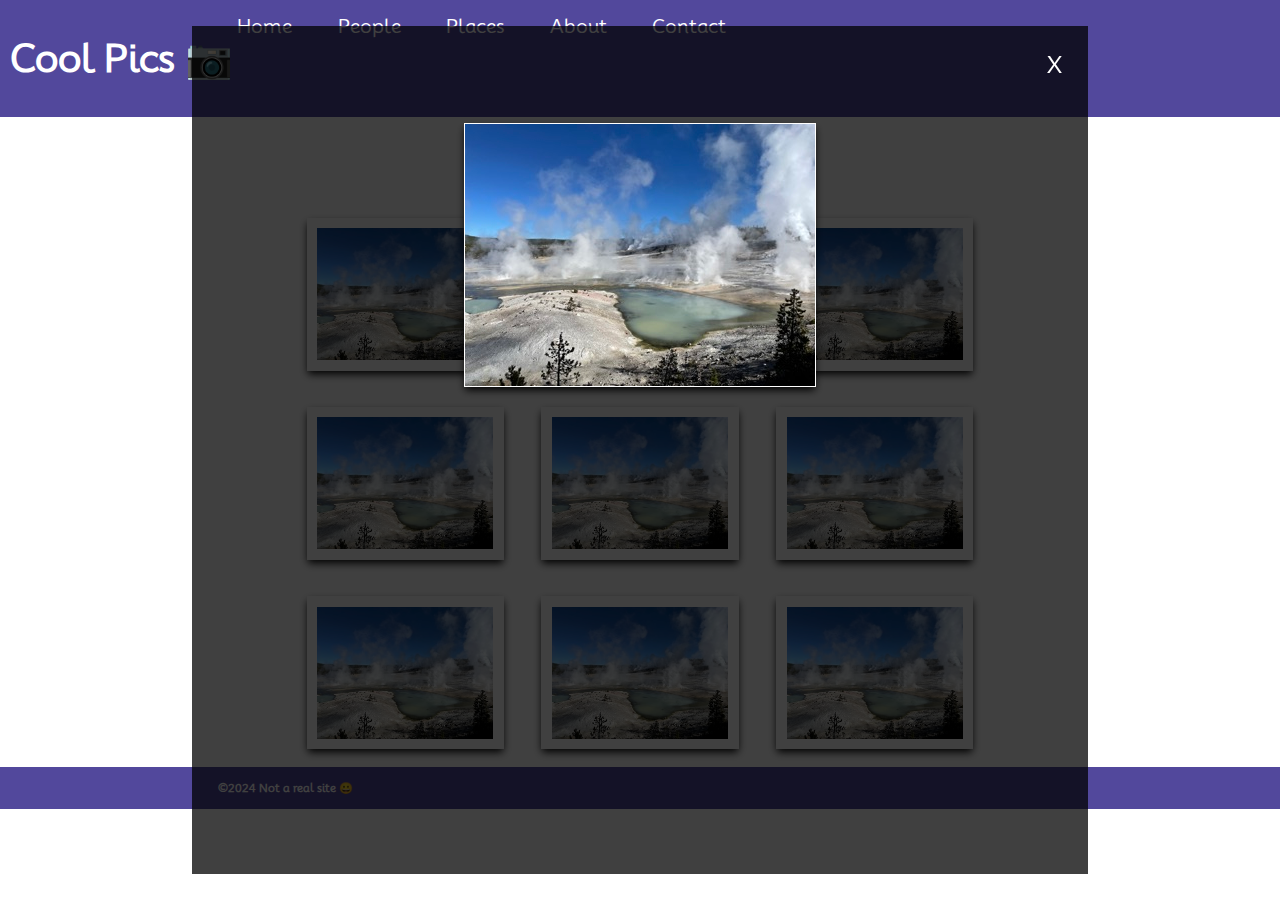
<file: coolpics/index.html>
<!DOCTYPE html>
<html lang="en">
  <head>
    <meta charset="UTF-8" />
    <meta name="viewport" content="width=device-width, initial-scale=1.0" />
    <meta name="description" content="Coolpics image gallery" />
    <meta name="author" content="Andrew Lewis" />
    <title>Cool Pics</title>
    <link rel="stylesheet" href="styles/coolpics.css" />
  </head>
  <body>
    <div class="viewer">
      <button class="close-viewer">X</button>
      <img src="images/norris-sm.jpeg" class="viewer-img" alt="alt description" />
    </div>
    <header>
      <nav>
        <h1>Cool Pics 📷</h1>
        <button type="menu" class="menu-button">Menu</button>
        <div class="menu">
          <a href="index.html">Home</a>
          <a href="#">People</a>
          <a href="#">Places</a>
          <a href="#">About</a>
          <a href="#">Contact</a>
        </div>
      </nav>
    </header>
    <main>
      <section class="gallery">
        <h2>Current Work</h2>
        <figure class="img1">
          <img src="images/norris-sm.jpeg" alt="picture" />
        </figure>
        <figure class="img2">
          <img src="images/norris-sm.jpeg" alt="picture" />
        </figure>
        <figure class="img3">
          <img src="images/norris-sm.jpeg" alt="picture" />
        </figure>
        <figure class="img4">
          <img src="images/norris-sm.jpeg" alt="picture" />
        </figure>
        <figure class="img5">
          <img src="images/norris-sm.jpeg" alt="picture" />
        </figure>
        <figure class="img6">
          <img src="images/norris-sm.jpeg" alt="picture" />
        </figure>
        <figure class="img7">
          <img src="images/norris-sm.jpeg" alt="picture" />
        </figure>
        <figure class="img8">
          <img src="images/norris-sm.jpeg" alt="picture" />
        </figure>
        <figure class="img9">
          <img src="images/norris-sm.jpeg" alt="picture" />
        </figure>
      </section>
    </main>
    <footer>
      <h3>©2024 Not a real site 😀</h3>
    </footer>
    <script src="scripts/coolpics.js"></script>
  </body>
</html>
</file>
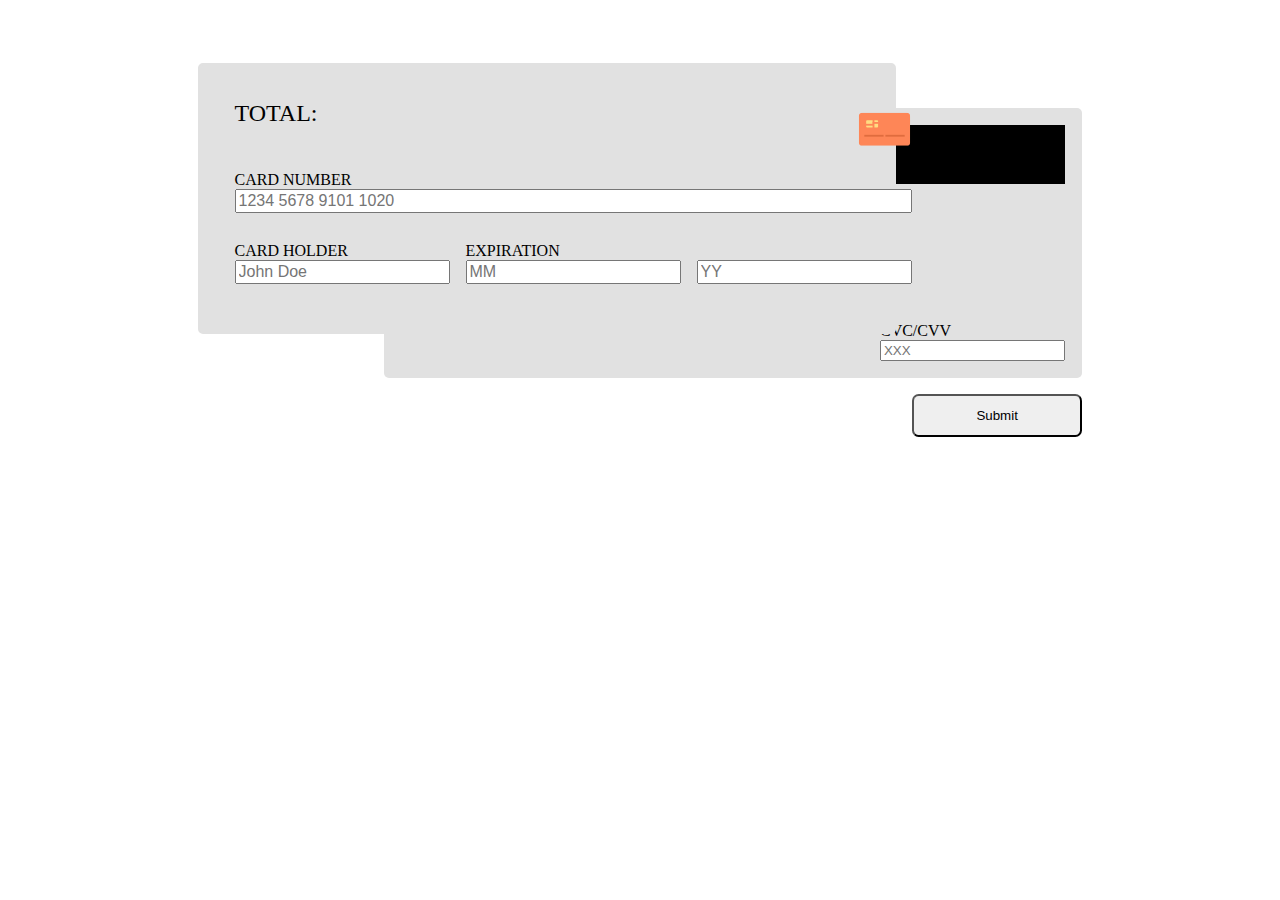
<file: creditcard/index.html>
<!DOCTYPE html>
<html lang="en">
<head>
    <meta charset="UTF-8">
    <meta name="viewport" content="width=device-width, initial-scale=1.0">
    <title>Document</title>
    <link rel="stylesheet" href="styles/styles.css">
    <link rel="icon" type="image/png" sizes="32x32" href="images/favicon.png.png">
</head>
<body>
    <main>
        <div class="cardFront">
            <label for="Total" id="total">TOTAL: </label>
            <div class="divNumber">
                <label for="Cardnumber" id="number">CARD NUMBER</label>
                <input type="text" name="cardNumber" id="cardNumber" placeholder="1234 5678 9101 1020" required>
            </div>
            <div class="divHolder">
                <label for="cardHolder" id="holder">CARD HOLDER</label>
                <input type="text" name="cardHolder" id="cardHolder" placeholder="John Doe" required>
            </div>
            <div class="divExp">
                <label for="Expiration" id="expiration">EXPIRATION</label>
                <div class="divMMYY">
                    <input type="text" name="Expiration" id="ExpMM" placeholder="MM" required>
                    <input type="text" name="Expiration" id="ExpYY" placeholder="YY" required>
                </div>
            </div>
            <img class="card-image" src="[data-uri]" height="55px"/>    
        </div>
        <div class="cardBack">
            <div class="blackBar"></div>
            <div class="cvc">
                <label for="cvc" id="cscName">CVC/CVV</label>
                <input type="text" name="cvc" id="csc" placeholder="XXX">
            </div>
        </div>
        <button type="submit">Submit</button>
    </main>
</body>
</html>
</file>
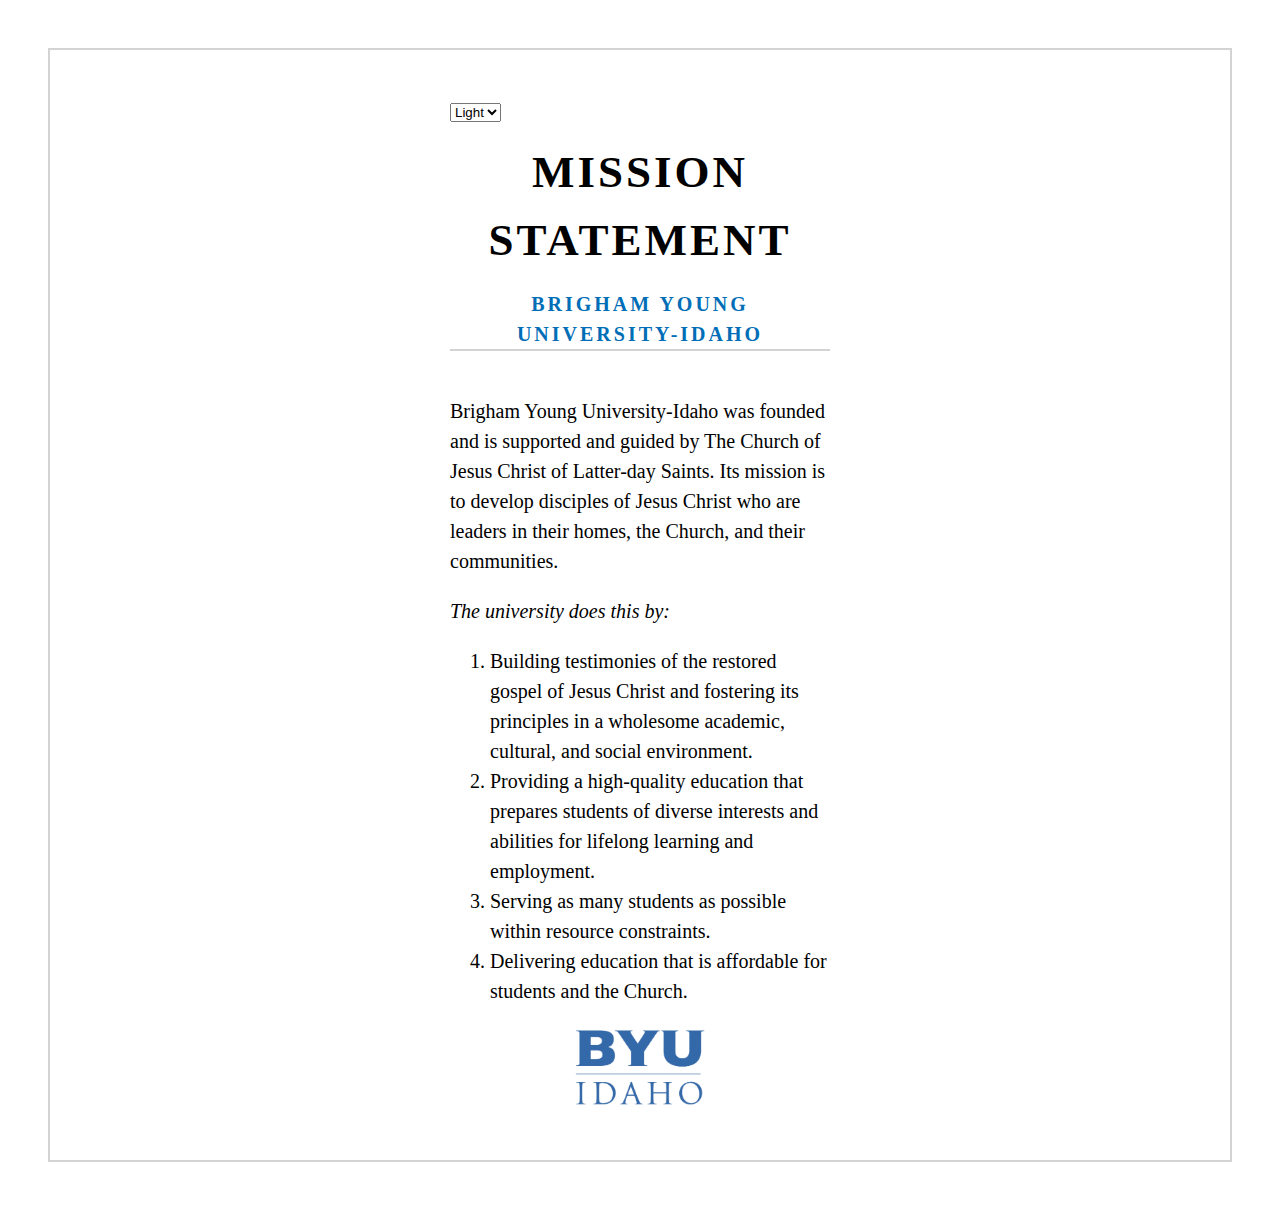
<file: mission/index.html>
<!DOCTYPE html>
<html lang="en">
<head>
    <meta charset="UTF-8">
    <meta name="viewport" content="width=device-width, initial-scale=1.0">
    <title>Document</title>
    <meta name="description" content="This site is a replicated BYUI mission statement for the class assignment">
    <meta name="author" content="Andrew Lewis">
    <link rel="stylesheet" href="styles/styles.css">
    <select name="theme" id="dark">
        <option value="light">Light</option>
        <option value="dark">Dark</option>
    </select>
</head>
<body>
    <div class="content">
        <header class="title">
            <h1>Mission Statement</h1>
            <h2>Brigham Young University-Idaho</h2>
        </header>
        <main>
            <p>
                Brigham Young University-Idaho was founded and is supported and guided by The Church of Jesus Christ of Latter-day Saints. Its mission is to develop disciples of Jesus Christ who are leaders in their homes, the Church, and their communities.
            </p>
            <p><em>The university does this by:</em></p>
            <ol class="does-list">
                <li>
                    Building testimonies of the restored gospel of Jesus Christ and fostering its principles in a wholesome academic, cultural, and social environment.
                </li>
                <li>
                    Providing a high-quality education that prepares students of diverse interests and abilities for lifelong learning and employment.
                </li>
                <li>
                    Serving as many students as possible within resource constraints.
                </li>
                <li>
                    Delivering education that is affordable for students and the Church.
                </li>
            </ol>
        </main>
        <footer>
            <img src="images/logo.png" alt="BYUI logo" id="logo" />
        </footer>
    </div>
    <script src="scripts/mission.js"></script>
</body>
</html>
</file>
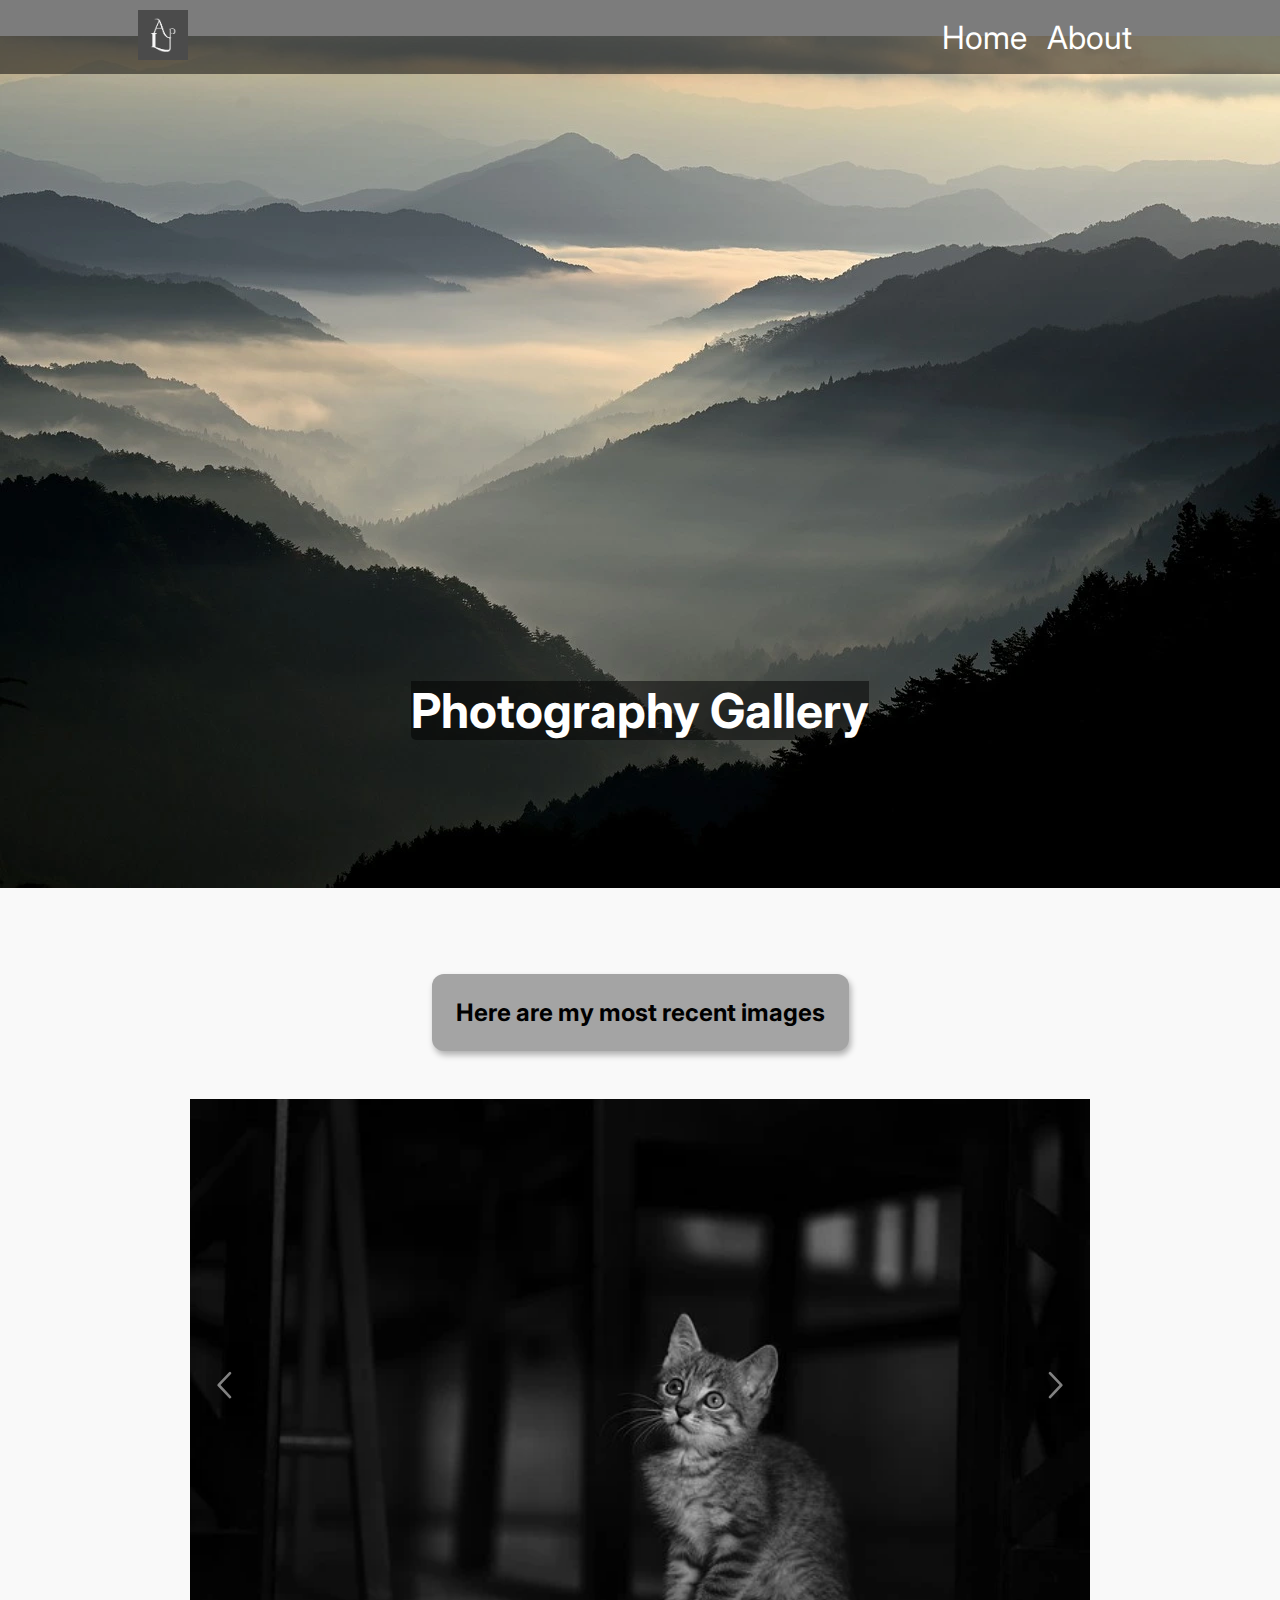
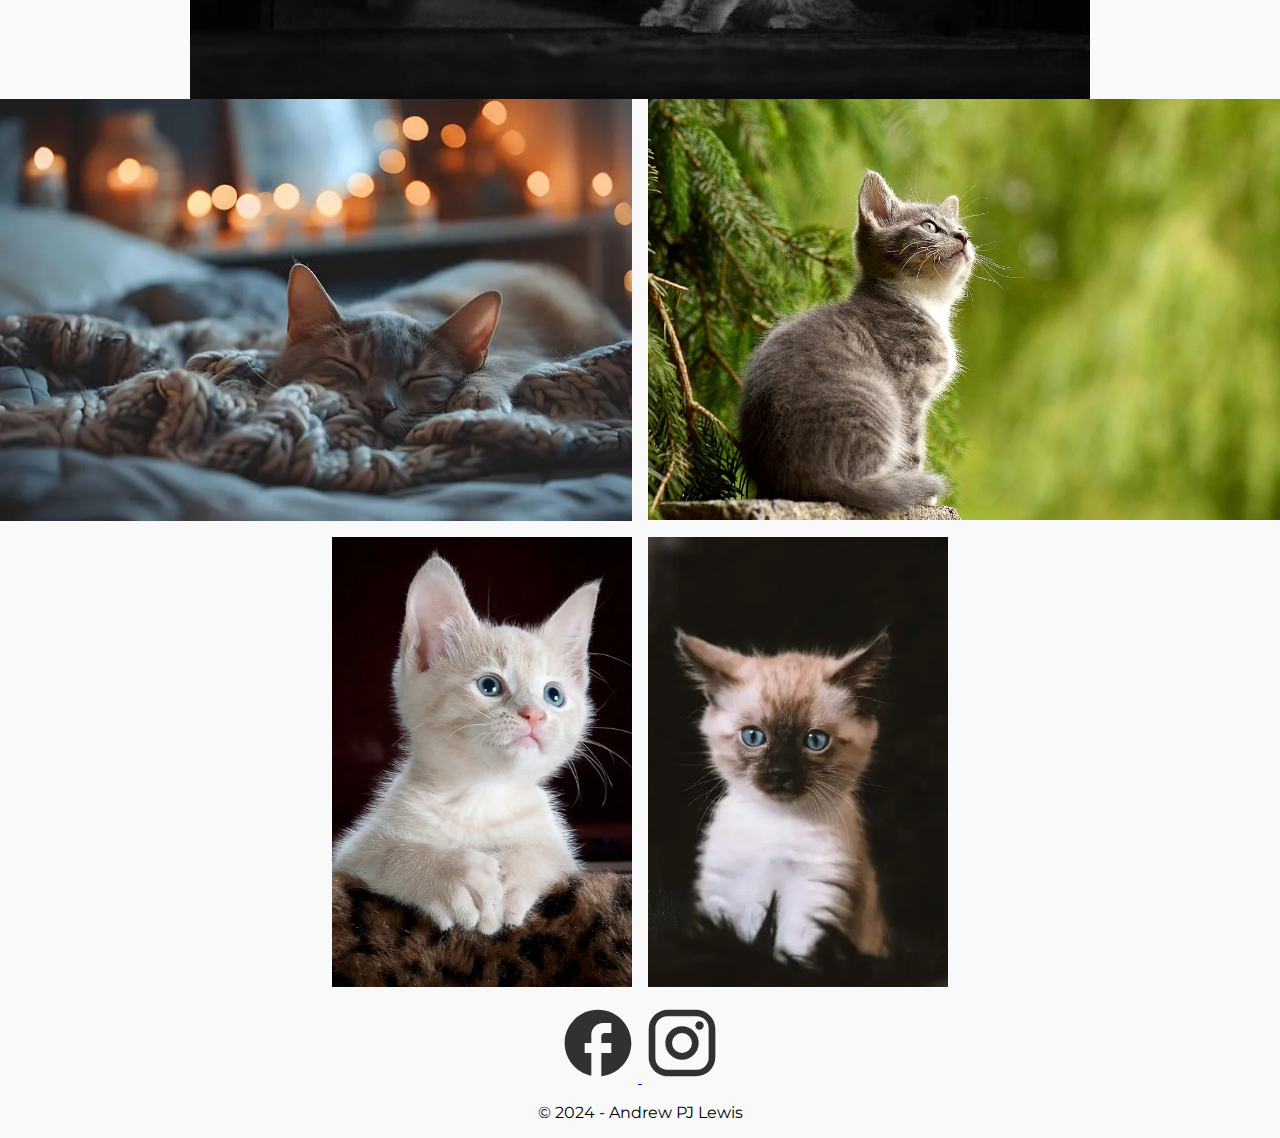
<file: personal-site/index.html>
<!DOCTYPE html>
<html lang="en">
<head>
    <meta charset="UTF-8">
    <meta name="viewport" content="width=device-width, initial-scale=1.0">
    <title>Andrew Gallery</title>
    <link rel="icon" sizes="32x32" href="images/logo.webp">
    <link rel="stylesheet" href="styles/styles.css">
    <meta name="description" content="Explore the Andrew P J Lewis Gallery, showcasing a blend of music, technology, and photography. Discover captivating stories through stunning images from Wisconsin and beyond.">
</head>
</head>
<body>
    <header>
        <nav>
            <div class="logo">
                <a href="index.html">
                    <img src="images/logo.webp" alt="Andrew P J Lewis Gallery logo"/>
                </a>
            </div>
            <div class="menu-toggle" id="mobile-menu" aria-label="Toggle menu" tabindex="0">
                <span class="bar"></span>
                <span class="bar"></span>
                <span class="bar"></span>
            </div>
            <ul class="nav-list">
                <li><a href="index.html">Home</a></li>
                <li><a href="about.html">About</a></li>
            </ul>
        </nav>
        <div class="hero">
            <h1 id="hero-h1">Photography Gallery</h1>
            <img src="images/mountain-mobile.webp" alt="hero image" id="hero-mobile">
            <img src="images/mountain-desktop.webp" alt="desktop hero image" id="hero-img">
            <div class="arrow-down">
                <button aria-label="Scroll down">
                    <svg xmlns="http://www.w3.org/2000/svg" width="2em" height="2.45em" viewBox="0 0 512 512">
                        <path d="M256 294.1L383 167c9.4-9.4 24.6-9.4 33.9 0s9.3 24.6 0 34L273 345c-9.1 9.1-23.7 9.3-33.1.7L95 201.1c-4.7-4.7-7-10.9-7-17s2.3-12.3 7-17c9.4-9.4 24.6-9.4 33.9 0l127.1 127z" fill="#313131"/>
                    </svg>
                </button>
            </div>
        </div>
    </header>
    <main class="home-main">
        <h2>Here are my most recent images</h2>
        <section aria-label="Newest Photos">
            <div class="carousel" data-carousel>
                <button class="carousel-button prev" data-carousel-button="prev" aria-label="Previous slide">
                    <svg xmlns="http://www.w3.org/2000/svg" width=".5em" height=".5em" viewBox="0 0 24 24">
                        <path fill="currentColor" d="M12.727 3.687a1 1 0 1 0-1.454-1.374l-8.5 9a1 1 0 0 0 0 1.374l8.5 9.001a1 1 0 1 0 1.454-1.373L4.875 12z"/>
                    </svg>
                </button>
                <button class="carousel-button next" data-carousel-button="next" aria-label="Next slide">
                    <svg xmlns="http://www.w3.org/2000/svg" width=".5em" height=".5em" viewBox="0 0 24 24">
                        <path fill="currentColor" d="M11.273 3.687a1 1 0 1 1 1.454-1.374l8.5 9a1 1 0 0 1 0 1.374l-8.5 9.001a1 1 0 1 1-1.454-1.373L19.125 12z"/>
                    </svg>
                </button>            
                <ul data-slides>
                    <li class="slide" data-active="">
                        <img src="images/cat-monochrome.webp" alt="monochrome colored cat">
                    </li>
                    <li class="slide">
                        <img src="images/cat-blueeyes.webp" alt="cat with blue eyes">
                    </li>
                    <li class="slide">
                        <img src="images/cat-flowers.webp" alt="cat in cat-flowers">
                    </li>
                </ul>
            </div>
        </section>
        <div class="gallery">
            <img src="images/cat-relaxing.webp" alt="cat relaxing">
            <img src="images/cat-nature.webp" alt="cat in nature">
            <img src="images/cat-white.webp" alt="white cat">
            <img src="images/cat-siamese.webp" alt="siamese cat">
        </div>
    </main>
    <footer>
        <a href="https://www.facebook.com" target="_blank" aria-label="Visit our Facebook page">
            <svg xmlns="http://www.w3.org/2000/svg" width="5em" height="5em" viewBox="0 0 24 24">
                <path fill="currentColor" d="M22 12c0-5.52-4.48-10-10-10S2 6.48 2 12c0 4.84 3.44 8.87 8 9.8V15H8v-3h2V9.5C10 7.57 11.57 6 13.5 6H16v3h-2c-.55 0-1 .45-1 1v2h3v3h-3v6.95c5.05-.5 9-4.76 9-9.95"/>
            </svg>
        </a>
        <a href="https://www.instagram.com" target="_blank" aria-label="Visit our Instagram page">
            <svg xmlns="http://www.w3.org/2000/svg" width="5em" height="5em" viewBox="0 0 24 24">
                <path fill="currentColor" d="M7.8 2h8.4C19.4 2 22 4.6 22 7.8v8.4a5.8 5.8 0 0 1-5.8 5.8H7.8C4.6 22 2 19.4 2 16.2V7.8A5.8 5.8 0 0 1 7.8 2m-.2 2A3.6 3.6 0 0 0 4 7.6v8.8C4 18.39 5.61 20 7.6 20h8.8a3.6 3.6 0 0 0 3.6-3.6V7.6C20 5.61 18.39 4 16.4 4zm9.65 1.5a1.25 1.25 0 0 1 1.25 1.25A1.25 1.25 0 0 1 17.25 8A1.25 1.25 0 0 1 16 6.75a1.25 1.25 0 0 1 1.25-1.25M12 7a5 5 0 0 1 5 5a5 5 0 0 1-5 5a5 5 0 0 1-5-5a5 5 0 0 1 5-5m0 2a3 3 0 0 0-3 3a3 3 0 0 0 3 3a3 3 0 0 0 3-3a3 3 0 0 0-3-3"/>
            </svg>
        </a>
        <p>&copy; 2024 - Andrew PJ Lewis</p>
    </footer>
    <script src="scripts/main.js"></script>
</body>
</html>
</file>
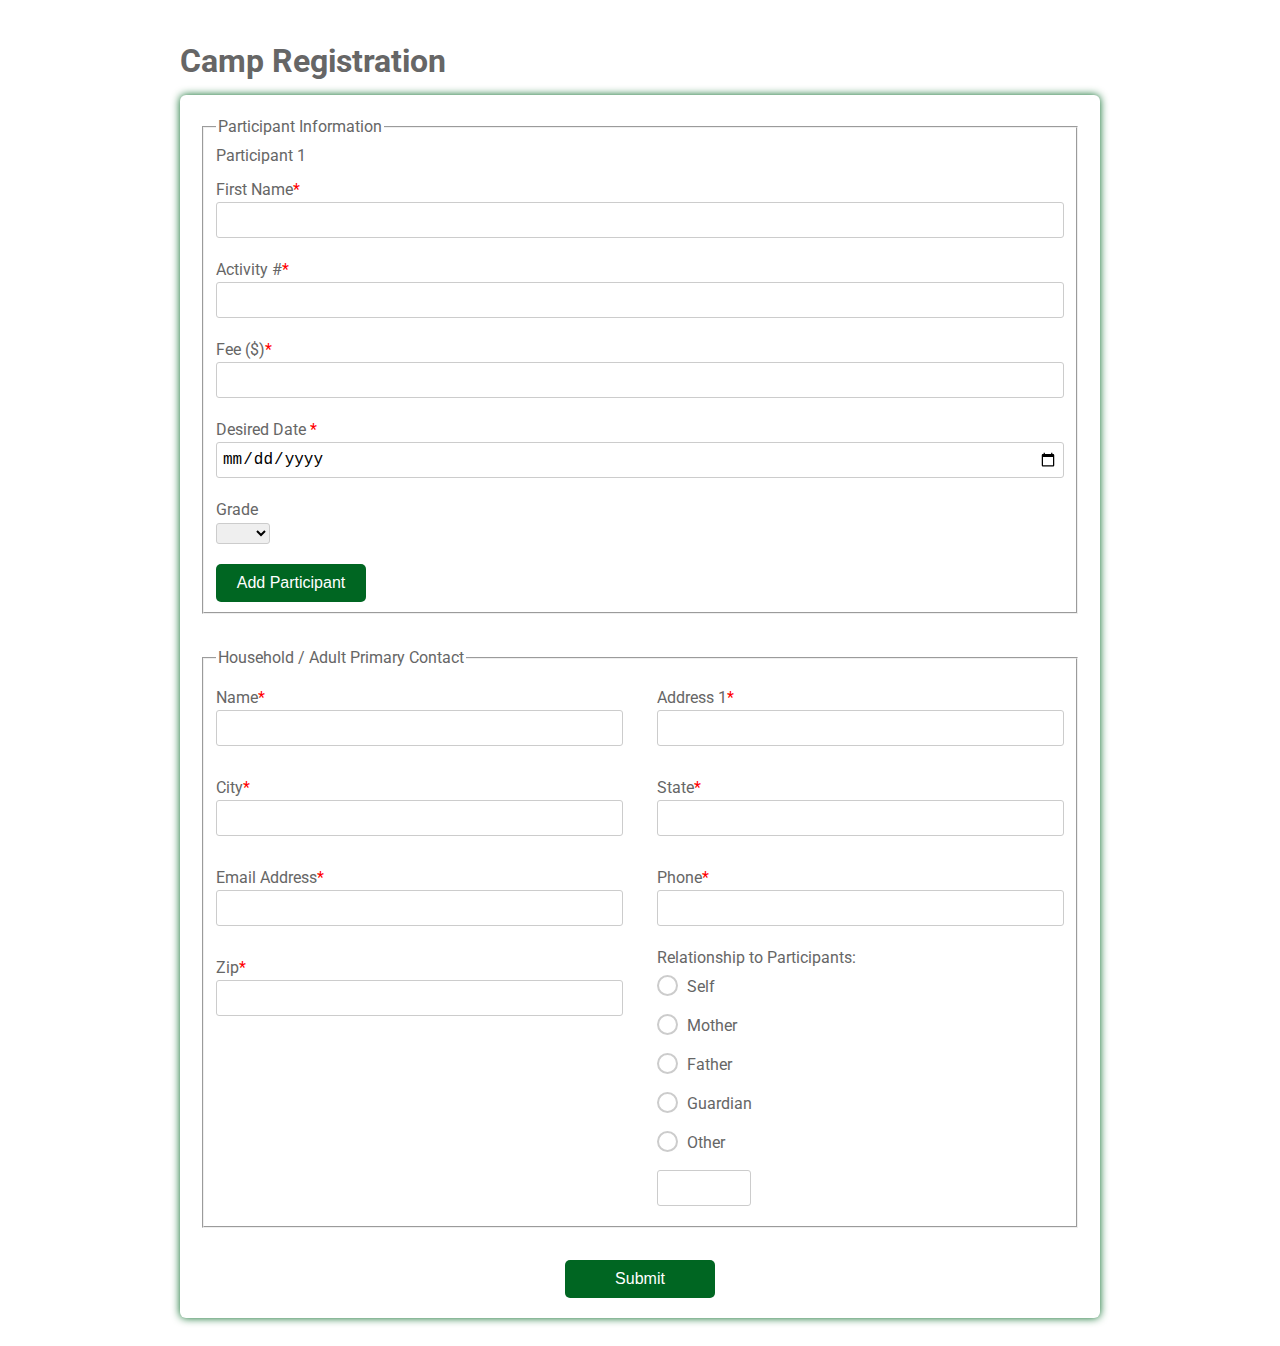
<file: register/index.html>
<!DOCTYPE html>
<html>
  <!-- Example based off of https://www.w3docs.com/learn-html/html-form-templates.html -->
  <head>
    <title>Camp Registration</title>
    <link
      href="https://fonts.googleapis.com/css?family=Roboto:300,400,500,700"
      rel="stylesheet"
    />
    <link rel="stylesheet" href="styles/register.css" />
  </head>
  <body>
    <div class="testbox">
      <h1>Camp Registration</h1>
      <form>
        <fieldset class="participants">
          <legend>Participant Information</legend>
          <section class="participant1">
            <p>Participant 1</p>
            <div class="item">
              <label for="fname"> First Name<span>*</span></label>
              <input id="fname" type="text" name="fname" value="" required />
            </div>
            <div class="item activities">
              <label for="activity">Activity #<span>*</span></label>
              <input id="activity" type="text" name="activity" />
            </div>
            <div class="item">
              <label for="fee">Fee ($)<span>*</span></label>
              <input id="fee" type="number" name="fee" />
            </div>
            <div class="item">
              <label for="date">Desired Date <span>*</span></label>
              <input id="date" type="date" name="date" />
            </div>
            <div class="item">
              <p>Grade</p>
              <select>
                <option selected value="" disabled selected></option>
                <option value="1">1st</option>
                <option value="2">2nd</option>
                <option value="3">3rd</option>
                <option value="4">4th</option>
                <option value="5">5th</option>
                <option value="6">6th</option>
                <option value="7">7th</option>
                <option value="8">8th</option>
                <option value="9">9th</option>
                <option value="10">10th</option>
                <option value="11">11th</option>
                <option value="12">12th</option>
              </select>
            </div>
          </section>
          <button type="button" id="add">Add Participant</button>
        </fieldset>

        <fieldset>
          <legend>Household / Adult Primary Contact</legend>
          <div class="columns">
            <div class="item">
              <label for="adult_name">Name<span>*</span></label>
              <input id="adult_name" type="text" name="adult_name" />
            </div>

            <div class="item">
              <label for="address1">Address 1<span>*</span></label>
              <input id="address1" type="text" name="address1" />
            </div>

            <div class="item">
              <label for="city">City<span>*</span></label>
              <input id="city" type="text" name="city" />
            </div>
            <div class="item">
              <label for="state">State<span>*</span></label>
              <input id="state" type="text" name="state" />
            </div>
            <div class="item">
              <label for="eaddress">Email Address<span>*</span></label>
              <input id="eaddress" type="text" name="eaddress" />
            </div>
            <div class="item">
              <label for="phone">Phone<span>*</span></label>
              <input id="phone" type="tel" name="phone" />
            </div>
            <div class="item">
              <label for="zip">Zip<span>*</span></label>
              <input id="zip" type="text" name="zip" />
            </div>

            <div class="question">
              <label>Relationship to Participants:</label>
              <div class="question-answer">
                <div>
                  <input
                    type="radio"
                    value="self"
                    id="radio_3"
                    name="relationship"
                  />
                  <label for="radio_3" class="radio"><span>Self</span></label>
                </div>
                <div>
                  <input
                    type="radio"
                    value="mother"
                    id="radio_4"
                    name="relationship"
                  />
                  <label for="radio_4" class="radio"><span>Mother</span></label>
                </div>
                <div>
                  <input
                    type="radio"
                    value="father"
                    id="radio_5"
                    name="relationship"
                  />
                  <label for="radio_5" class="radio"><span>Father</span></label>
                </div>
                <div>
                  <input
                    type="radio"
                    value="guardian"
                    id="radio_6"
                    name="relationship"
                  />
                  <label for="radio_6" class="radio"
                    ><span>Guardian</span></label
                  >
                </div>
                <div>
                  <input
                    type="radio"
                    value="other"
                    id="radio_7"
                    name="relationship"
                  />
                  <label for="radio_7" class="radio"><span>Other</span></label>
                  <input type="text" />
                </div>
              </div>
            </div>
          </div>
        </fieldset>
        <div class="btn-block">
          <button type="submit" id="submitButton">Submit</button>
        </div>
      </form>
      <section id="summary"></section>
    </div>
    <script src="scripts/register.js" type="module"></script>
  </body>
</html>
</file>
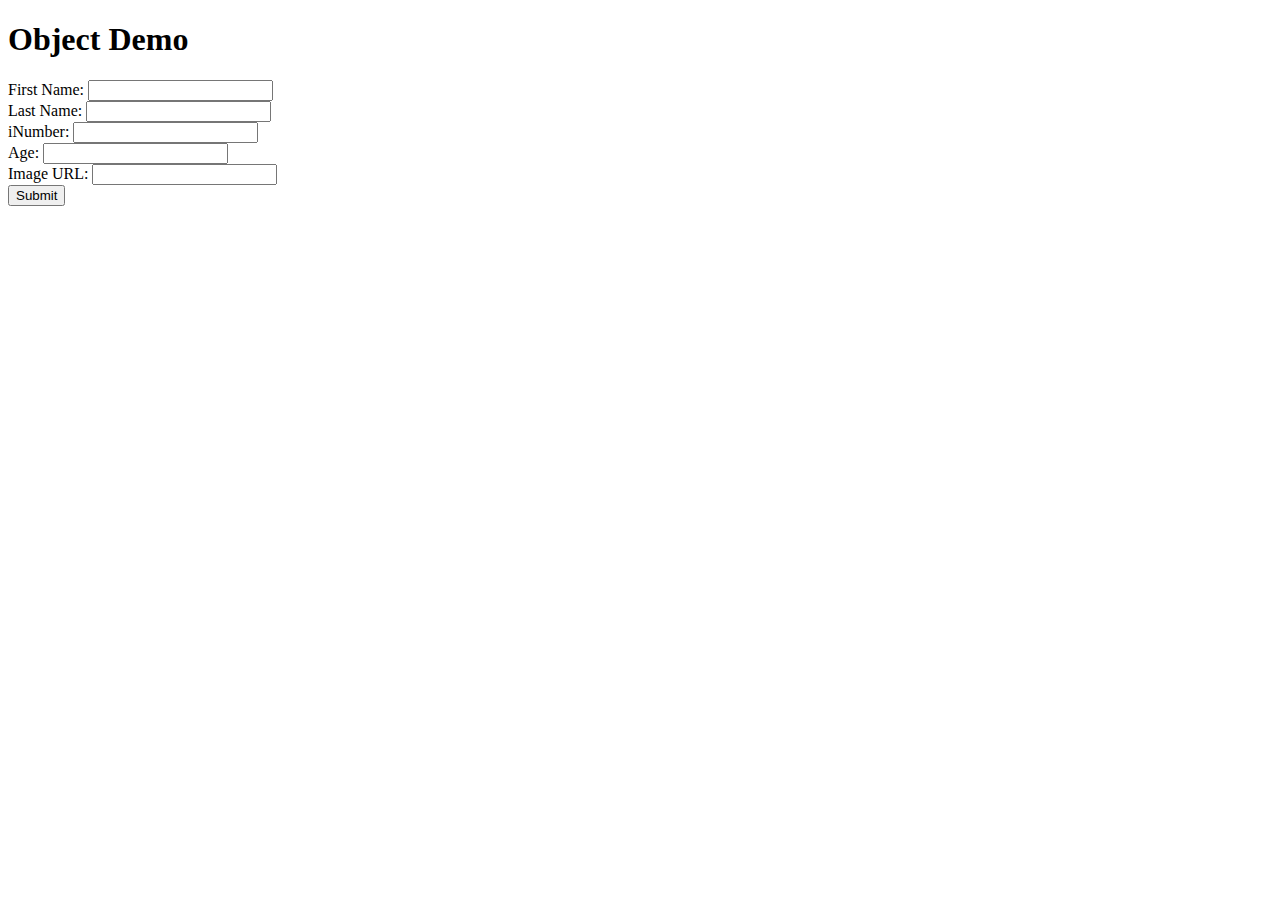
<file: demo/objects.html>
<!DOCTYPE html>
<html lang="en">
<head>
    <meta charset="UTF-8">
    <meta name="viewport" content="width=device-width, initial-scale=1.0">
    <title>Document</title>
</head>
<body>
    <h1>Object Demo</h1>
    <section>
        <form>
            <div>
                <label for="firstName">First Name:</label>
                <input type="text" id="firstName" name="firstName">
            </div>
            <div>
                <label for="lastName">Last Name:</label>
                <input type="text" id="lastName" name="lastName">
            </div>
            <div>
                <label for="iNumber">iNumber:</label>
                <input type="text" id="iNumber" name="iNumber">
            </div>
            <div>
                <label for="age">Age:</label>
                <input type="text" id="age" name="age">
            </div>
            <div>
                <label for="image">Image URL:</label>
                <input type="text" id="image" name="image"></label>
            </div>
            <div>
                <button type="submit">Submit</button>
            </div>
        </form>
    </section>
    <script src="scripts/display.js" type="module"></script>
</body>
</html>
</file>
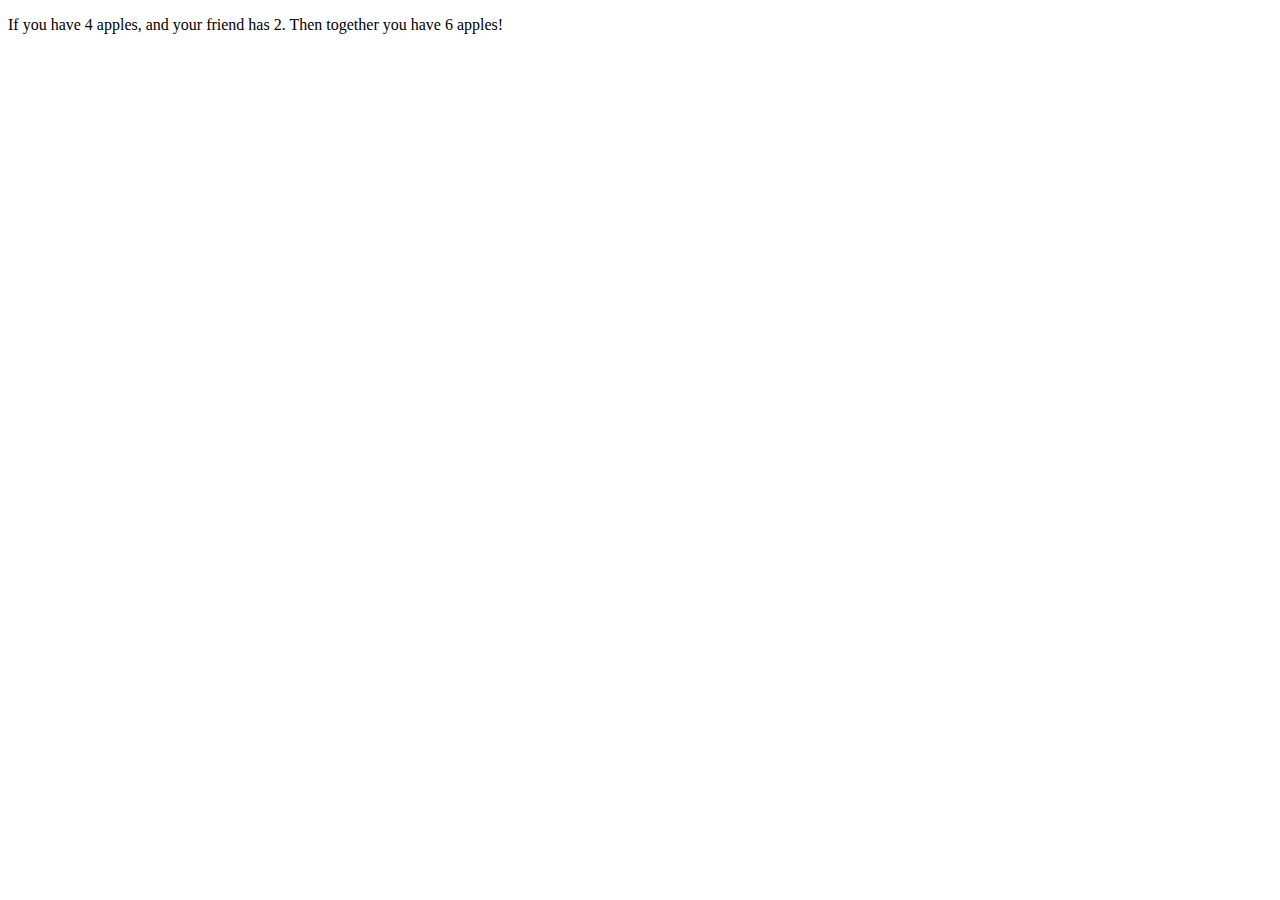
<file: JS Intro/something.html>
<!DOCTYPE html>
<html lang="en">
  <head>
    <meta charset="UTF-8" />
    <meta name="viewport" content="width=device-width, initial-scale=1.0" />
    <title>Document</title>
    <script src="something.js" defer></script>
  </head>
  <body>
    <p>
        If you have <span id="myAppleElement"></span> apples, and your friend has
        <span id="friendAppleElement"></span>. Then together you have
        <span id="totalApplesElement"></span> apples!
      </p>
  </body>
</html>
</file>
<file: coolpics/styles/coolpics.css>
@import url("https://fonts.googleapis.com/css2?family=Mooli&display=swap");
:root {
  --primary-color: #52489c;
  --secondary-color: #59c3c3;
  --accent-color: #f45b69;
  --text-dark: #333;
  --text-light: #ebebeb;
  --primary-font: Arial, Helvetica, sans-serif;
  --secondary-font: Mooli, san-serif;
}
body {
  font-family: var(--secondary-font);
  font-size: 1.2em;
  margin: 0;
  padding: 0;
}
a:link,
a:visited {
  color: white;
}
a {
  text-decoration: none;
}
header {
  background-color: var(--primary-color);
  text-align: center;
  width: 100%;
  color: white;
  padding: 0.5em;
}
.menu {
  display: none;
  flex-direction: column;
  justify-content: space-around;
}
button[type="Menu"] {
  background: none;
  border: none;
  padding: 0;
  font: inherit;
  color: white;
  cursor: pointer;
  font-size: 1.2em;
}
nav a {
  padding: 0.25em;
}
main {
  display: grid;
  grid-template-columns: 1fr;
}
h1 {
  font-size: 2em;
}
p {
  padding: 0;
  margin: 0.25em;
  font-size: 1.5em;
}
h2 {
  font-size: 1.5em;
  text-align: center;
}
img {
  max-width: 100%;
  outline: white 1px solid;
  box-shadow: 0 4px 8px black;
  padding: 0.5em;
  margin: 0.5em;
  align-self: center;
  margin: auto;
}
.gallery {
  display: inline-flex;
  flex-direction: column;
}
.viewer {
  position: fixed;
  top: 0;
  left: 0;
  bottom: 0;
  right: 0;
  background-color: rgba(0, 0, 0, 0.75);
  display: none;
}
.close-viewer {
  grid-row: 1/2;
  justify-self: right;
  background: none;
  border: none;
  padding: 0;
  font: inherit;
  color: white;
  cursor: pointer;
  font-size: 1.2em;
}
.viewer img {
  grid-row: 2/3;
  max-height: 100%;
}
footer {
  background-color: var(--primary-color);
  width: 100%;
  color: white;
  padding: 0.25em;
  padding-left: 17%;
  margin: 0;
  font-size: .5em;
}

@media screen and (min-width: 700px) {
  nav {
    display: flex;
    flex-direction: ;
  }
  .menu {
    display: flex;
    flex-direction: row;
    gap: 10%;
  }
  button{
    display: none;
  }
  .gallery {
    display: grid;
    grid-template-columns: 1fr 1fr 1fr;
    grid-template-rows: 0fr 1fr 1fr 1fr;
    padding: 0 15em;
  }
  h2 {
    grid-column: 1/4;
    grid-row: 1/2;
  }
  figure {
    display: flex;
    align-items: center;
    justify-content: center;
    width: 75%;
    padding: 0;
    margin: 1em auto;
  }
  .img1 {
    grid-column: 1/2;
    grid-row: 2/3;
  }
  .img2 {
    grid-column: 2/3;
    grid-row: 2/3;
  }
  .img3 {
    grid-column: 3/4;
    grid-row: 2/3;
  }
  .img4 {
    grid-column: 1/2;
    grid-row: 3/4;
  }
  .img5 {
    grid-column: 2/3;
    grid-row: 3/4;
  }
  .img6 {
    grid-column: 3/4;
    grid-row: 3/4;
  }
  .img7 {
    grid-column: 1/2;
    grid-row: 4/5;
  }
  .img8 {
    grid-column: 2/3;
    grid-row: 4/5;
  }
  .img9 {
    grid-column: 3/4;
    grid-row: 4/5;
  }
  .viewer {
    position: fixed;
    top: 0;
    left: 0;
    bottom: 0;
    right: 0;
    background-color: rgba(0, 0, 0, 0.75);
    display: grid;
    grid-template-rows: 1fr 10fr;
    padding: 2%;
    margin: 2% 15%;
  }
  .close-viewer {
    display: flex;
    margin: 0;
  }
  .viewer img {
    padding: 0;
    margin-top: -.0025%;
    max-height: 60%;
  }
}
</file>
<file: creditcard/styles/styles.css>
main {
    display: grid;
    grid-template-columns: 1fr 3fr 1fr;
    grid-template-rows: 1fr 8fr 1fr 1.5fr;
    gap: 1em;
    margin-top: 5%;
    margin-left: 15%;
    margin-right: 15%;
}
.cardFront {
    grid-column: 1/3;
    grid-row: 1/3;
    display: grid;
    grid-template-columns: 3fr 1fr;
    grid-template-rows: 1fr 1fr 1fr;
    gap: 1em;
    background-color: #e1e1e1;
    border: 2px solid #e1e1e1;
    border-radius: 5px;
    padding: 5%; 
}
#total {
    grid-column: 1/2;
    grid-row: 1/2;
    font-size: 1.5em;
}
.divNumber {
    grid-column: 1/3;
    grid-row: 2/3;
    display: flex;
    flex-direction: column;
}
#number {

}
#cardNumber {
 font-size: 1em;
}
.divHolder {
    grid-column: 1/2;
    grid-row: 3/4;
    display: flex;
    flex-direction: column;
}
#holder {

}
#cardHolder {
    font-size: 1em;
}
.divExp {
    grid-column: 2/3;
    grid-row: 3/4;
}
.divMMYY {
    display: flex;
    gap: 1em;
}
#expiration {

}
#ExpMM {
    font-size: 1em;
}
#ExpYY {
    font-size: 1em;
}
img {
    grid-column: 2/3;
    grid-row: 1/2;
    justify-self: end;
}

.cardBack {
    grid-column: 2/4;
    grid-row: 2/4;
    display: grid;
    grid-template-columns: 3fr 1fr;
    grid-template-rows: 1fr 1fr;
    z-index: -1;
    background-color: #e1e1e1;
    border-radius: 5px;
    padding: 2.5%;
}
.blackBar {
    grid-column: 1/3;
    grid-row: 1/2;
    max-height: 50%;
    background-color: black;
}
.cvc {
    grid-column: 2/3;
    grid-row: 2/3;
    display: flex;
    flex-direction: column;
    justify-content: end;
}
#cvcName {
    grid-column: 2/3;
    grid-row: 2/3;
}
#cvc {
    grid-column: 2/3;
    grid-row: 2/3;
    font-size: 1em;
}
button {
    grid-column: 3/4;
    grid-row: 4/5;
    border-radius: .5em;
}
</file>
<file: mission/styles/styles.css>
body {
    margin: 50px;
    padding: 50px 400px 50px 400px;
    outline: 2px solid lightgray;
    line-height: 1.5;
    font-family: 'Times New Roman', Times, serif;
}
h1 {
    font-size: 45px;
    text-align: center;
    padding: 15px;
    margin: 0 auto;
    letter-spacing: 3px;
    text-transform: uppercase;
}
h2 {
    color: #006eb6;
    font-size: 20px;
    border-bottom: 2px solid lightgrey;
    text-align: center;
    margin: 0;
    letter-spacing: 3px;
    text-transform: uppercase;
}
main {
    font-size: 20px;
    padding-top: 25px;
}
img {
    display: block;
    margin: 0 auto;
    width: 150px;
}


body.dark {
    background-color: #333;
}
.dark h2 {
    color: #4F9ACF;
}
.dark h1, .dark p, .dark li {
    color: white;
}
</file>
<file: personal-site/styles/styles.css>
@import url('https://fonts.googleapis.com/css2?family=Inter:wght@100..900&family=Montserrat:ital,wght@0,100..900;1,100..900&display=swap');

body {
    font-family: 'Inter', sans-serif;
    margin: 0;
    padding: 0;
    background-color: #F9F9F9;
}
nav {
    position: relative;
    padding: 10px;
    display: flex;
    justify-content: space-between;
    align-items: center;
    z-index: 5;
    background-color: rgba(0, 0, 0, 0.5);
}
.logo img {
    height: 40px; /* Adjust based on your preference */
}
.nav-list {
    list-style: none;
    padding: 0;
    margin: 0;
    display: none; /* Hide the menu initially */
    flex-direction: column; /* Stack the items vertically */
}
.nav-list li {
    margin: 10px 0;
}
.nav-list a {
    color: white;
    text-decoration: none;
    font-size: 2em;
}
.menu-toggle {
    display: flex;
    flex-direction: column;
    cursor: pointer;
}
.bar {
    width: 30px;
    height: 3px;
    background-color: rgb(255, 255, 255);
    margin: 4px 0;
    border-radius: 25px;
}
.nav-list {
    position: absolute;
    top: 64px; /* Adjust based on your preference */
    right: 0px; /* Adjust based on your preference */
    background-color: rgba(0, 0, 0, 0.5);
    padding-right: 1rem;
    width: 100%;
    text-align: right;
}
.hero {
    display: flex;
    flex-direction: column;
    align-items: center;
    justify-content: center;
    height: 100vh;
}
#hero-mobile {
    display: flex;
    margin-top: -350px;
    z-index: 1;
    overflow-x: hidden;
    width: 100%;
}
#hero-img {
    display: none;
}
.hero h1 {
    position: absolute;
    z-index: 2;
    color: white;
    font-size: 3em;
    text-align: center;
    top: 65%;
    background-color: rgba(0, 0, 0, 0.5);
    border-bottom-left-radius: 5px;
    border-bottom-right-radius: 5px;
}
.arrow-down {
    margin-top: -100px;
    z-index: 2;
    cursor: pointer;
}
.arrow-down button {
    color: rgba(255, 255, 255, .5);
    cursor: pointer;
    border-radius: 10rem;
    background-color: rgba(255, 255, 255, 0.8);
    border: none;
}
*, *::before, *::after {
    box-sizing: border-box;
}
main {
    display: flex;
    flex-direction: column;
    align-items: center;
}
.home-main h2 {
    margin: 0 auto;
    padding: 1em;
    background-color: #A4A4A4;
    border-radius: .5em;
    box-shadow: 2px 4px 6px rgba(0, 0, 0, 0.3);
}
.about-main h2 {
    margin: 0 auto;
    padding: 1em;
    background-color: #A4A4A4;
    text-align: center;
    margin: 0 1em 1em 1em;
}
.about-text {
    justify-items: center;
    align-items: center;
    width: 60vh;
    margin: 0 2em 2em 2em;
}
.about-text img {
    width: 60vh;
}
.carousel {
    width: 50vh;
    height: 40vh;
    position: relative;
    margin-top: 1.5em;
}
.carousel > ul {
    margin: 0;
    padding: 0;
    list-style: none;
}
.slide {
    position: absolute;
    inset: 0;
    opacity: 0;
    transition: 200ms opacity ease-in-out;
    transition-delay: 200ms;
}
.slide > img {
    display: block;
    width: 100%;
    object-fit: cover;
    object-position: center;
}
.slide[data-active] {
    opacity: 1;
}
.carousel-button {
    position: absolute;
    background: none;
    border: none;
    font-size: 4rem;
    top: 27.5%;
    z-index: 2;
    transform: translateY(-27.5%);
    color: rgba(255, 255, 255, .5);
    cursor: pointer;
    border-radius: .25rem;
    padding: 0 .5rem;
    background-color: rgba(0, 0, 0, .1);
}
.carousel-button:hover,
.carousel-button:focus {
    color: white;
    background-color: rgba(0, 0, 0, .2);
}
.carousel-button:focus {
    outline: 1px solid black;
}
.carousel-button.prev {
    left: 1rem;
}
.carousel-button.next {
    right: 1rem;
}
.gallery {
    display: flex;
    flex-direction: column;
    gap: 1em;
}
.gallery img {
    max-width: 60vh;
    max-height: 50vh;
    object-fit: cover;
}
.gallery img:hover {
    transform: scale(1.1);
    transition: transform 0.3s ease;
}
.about-img {
    display: flex;
    flex-direction: column;
    gap: 1em;
}
.about-img img {
    max-width: 60vh;
    max-height: 50vh;
    object-fit: cover;
}
.about-img img:hover {
    transform: scale(1.1);
    transition: transform 0.3s ease;
}
footer {
    text-align: center;
    margin-top: 1em;
    font-family: 'Montserrat', sans-serif;
}
footer svg {
    color: #313131;
}

@media screen and (min-width: 900px) {
    .logo img {
        width: 50px;
        height: 50px;
        margin-left: 8rem;
    }
    #hero-h1 {
        margin-top: 2em;
    }
    .about-header h1 {
        top: -10%;
        font-size: 5em;
    }
    #hero-img {
        display: flex;
        margin-top: -225px;
    }
    #hero-mobile {
        display: none;
    }
    header button {
        display: none;
    }
    .menu-toggle {
        display: none;
    }
    .nav-list {
        display: flex;
        flex-direction: row;
        position: static;
        width: auto;
        background-color: transparent;
        padding: 0;
        padding-right: 8rem;
    }
    .nav-list li {
        margin: 0 10px;
    }
    .nav-list a {
        font-size: 2em;
    }
    .home-main h2 {
        margin-bottom: 1em;
    }
    .carousel {
        width: 100vh;
        margin-bottom: 15em;
    }
    .carousel-button {
        top: 85%;
        transform: translateY(-85%);
    }
    .gallery {
        display: grid;
        grid-template-columns: 1fr 1fr;
        gap: 1em;
    }
    .gallery img {
        max-width: 100%;
        
        align-self: center;
    }
    .gallery img:nth-child(3) {
        justify-self: right;
    }
    .about-text {
        margin: 0;
    }
    .about-img {
        display: grid;
        grid-template-columns: 1fr 1fr;
        gap: 1em;
    }
    .about-img img:nth-child(1) {
        justify-self: left;
        grid-column: 1/2;
        grid-row: 1/3;
    }
    .about-img img:nth-child(2) {
        justify-self: left;
        grid-column: 2/3;
        grid-row: 1/2;
    }
    .about-img img:nth-child(3) {
        justify-self: right;
        align-self: end;
        grid-column: 2/3;
        grid-row: 2/3;
    }
    .about-img img:nth-child(4) {
        justify-self: right;
        grid-column: 1/2;
        grid-row: 2/3;
    }
    .about-img img:hover {
        transform: scale(1.1);
        transition: transform 0.3s ease;
    }
}
</file>
<file: register/styles/register.css>
* {
    box-sizing: border-box;
  }
  body {
    font-family: Roboto, Arial, sans-serif;
    font-size: 16px;
    color: #666;
    line-height: 22px;
  }

  div,
  form,
  input,
  select,
  textarea,
  label,
  p {
    padding: 0;
    margin: 0;
    outline: none;
    font-size: 16px;
    line-height: 24px;
  }

  .testbox {
    padding: 20px;
    max-width: 960px;
    margin: 0 auto;
  }
  form {
    padding: 20px;
    border-radius: 6px;
    background: #fff;
    box-shadow: 0 0 8px #006622;
  }
  fieldset {
    margin-bottom: 2em;
  }
  input,
  select,
  textarea {
    margin-bottom: 10px;
    border: 1px solid #ccc;
    border-radius: 3px;
  }
  input {
    width: 100%;
    padding: 5px;
  }
  input[type="checkbox"] {
    width: auto;
    margin-right: 1em;
  }
  input[type="date"] {
    padding: 4px 5px;
  }
  textarea {
    width: 100%;
    padding: 5px;
  }
  .item:hover p,
  .item:hover i,
  .question:hover p,
  .question label:hover,
  input:hover::placeholder {
    color: #006622;
  }
  .item input:hover,
  .item select:hover,
  .item textarea:hover {
    border: 1px solid transparent;
    box-shadow: 0 0 3px 0 #006622;
    color: #006622;
  }
  .item {
    position: relative;
    margin: 10px 0;
  }
  .item span {
    color: red;
  }


  .columns {
    display: flex;
    justify-content: space-between;
    flex-direction: row;
    flex-wrap: wrap;
  }
  .columns div {
    width: 48%;
  }

  /* Style checkbox and radio. To do this we have to hide the defaults then we create our own */
  input[type="radio"] {
    display: none;
  }
  label.radio {
    position: relative;
    display: inline-block;
    margin: 5px 20px 15px 0;
    cursor: pointer;
  }
  .question span {
    margin-left: 30px;
  }
  .question-answer label {
    display: block;
  }
  label.radio:before {
    content: "";
    position: absolute;
    left: 0;
    width: 17px;
    height: 17px;
    border-radius: 50%;
    border: 2px solid #ccc;
  }
  input[type="radio"]:checked + label:before,
  label.radio:hover:before {
    border: 2px solid #006622;
  }
  label.radio:after {
    content: "";
    position: absolute;
    top: 6px;
    left: 5px;
    width: 8px;
    height: 4px;
    border: 3px solid #006622;
    border-top: none;
    border-right: none;
    transform: rotate(-45deg);
    opacity: 0;
  }
  input[type="radio"]:checked + label:after {
    opacity: 1;
  }
  /* end style checkbox and radio */
  .btn-block {
    margin-top: 10px;
    text-align: center;
  }
  button {
    width: 150px;
    padding: 10px;
    border: none;
    border-radius: 5px;
    background: #006622;
    font-size: 16px;
    color: #fff;
    cursor: pointer;
  }
  button:hover {
    background: #00b33c;
  }
  @media (max-width: 568px) {
    .columns div {
      width: 100%;
    }
  }
</file>
